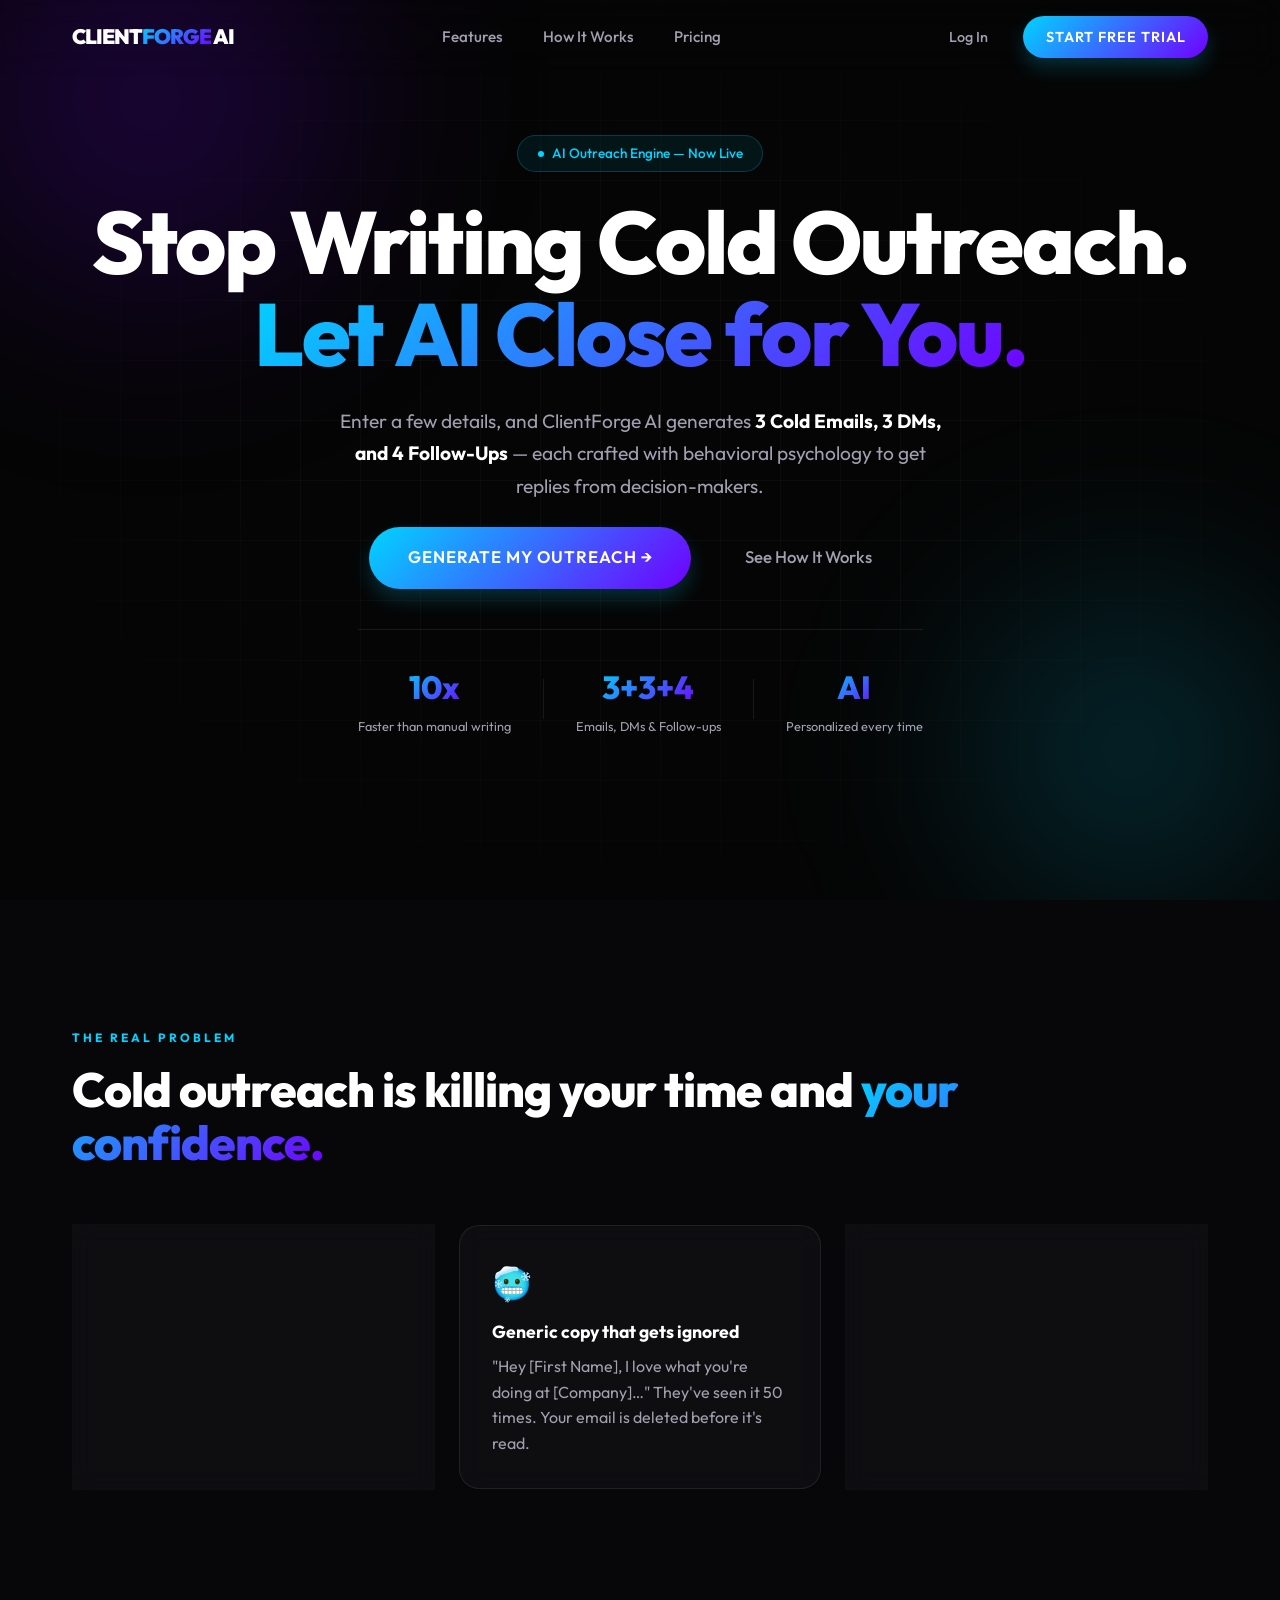
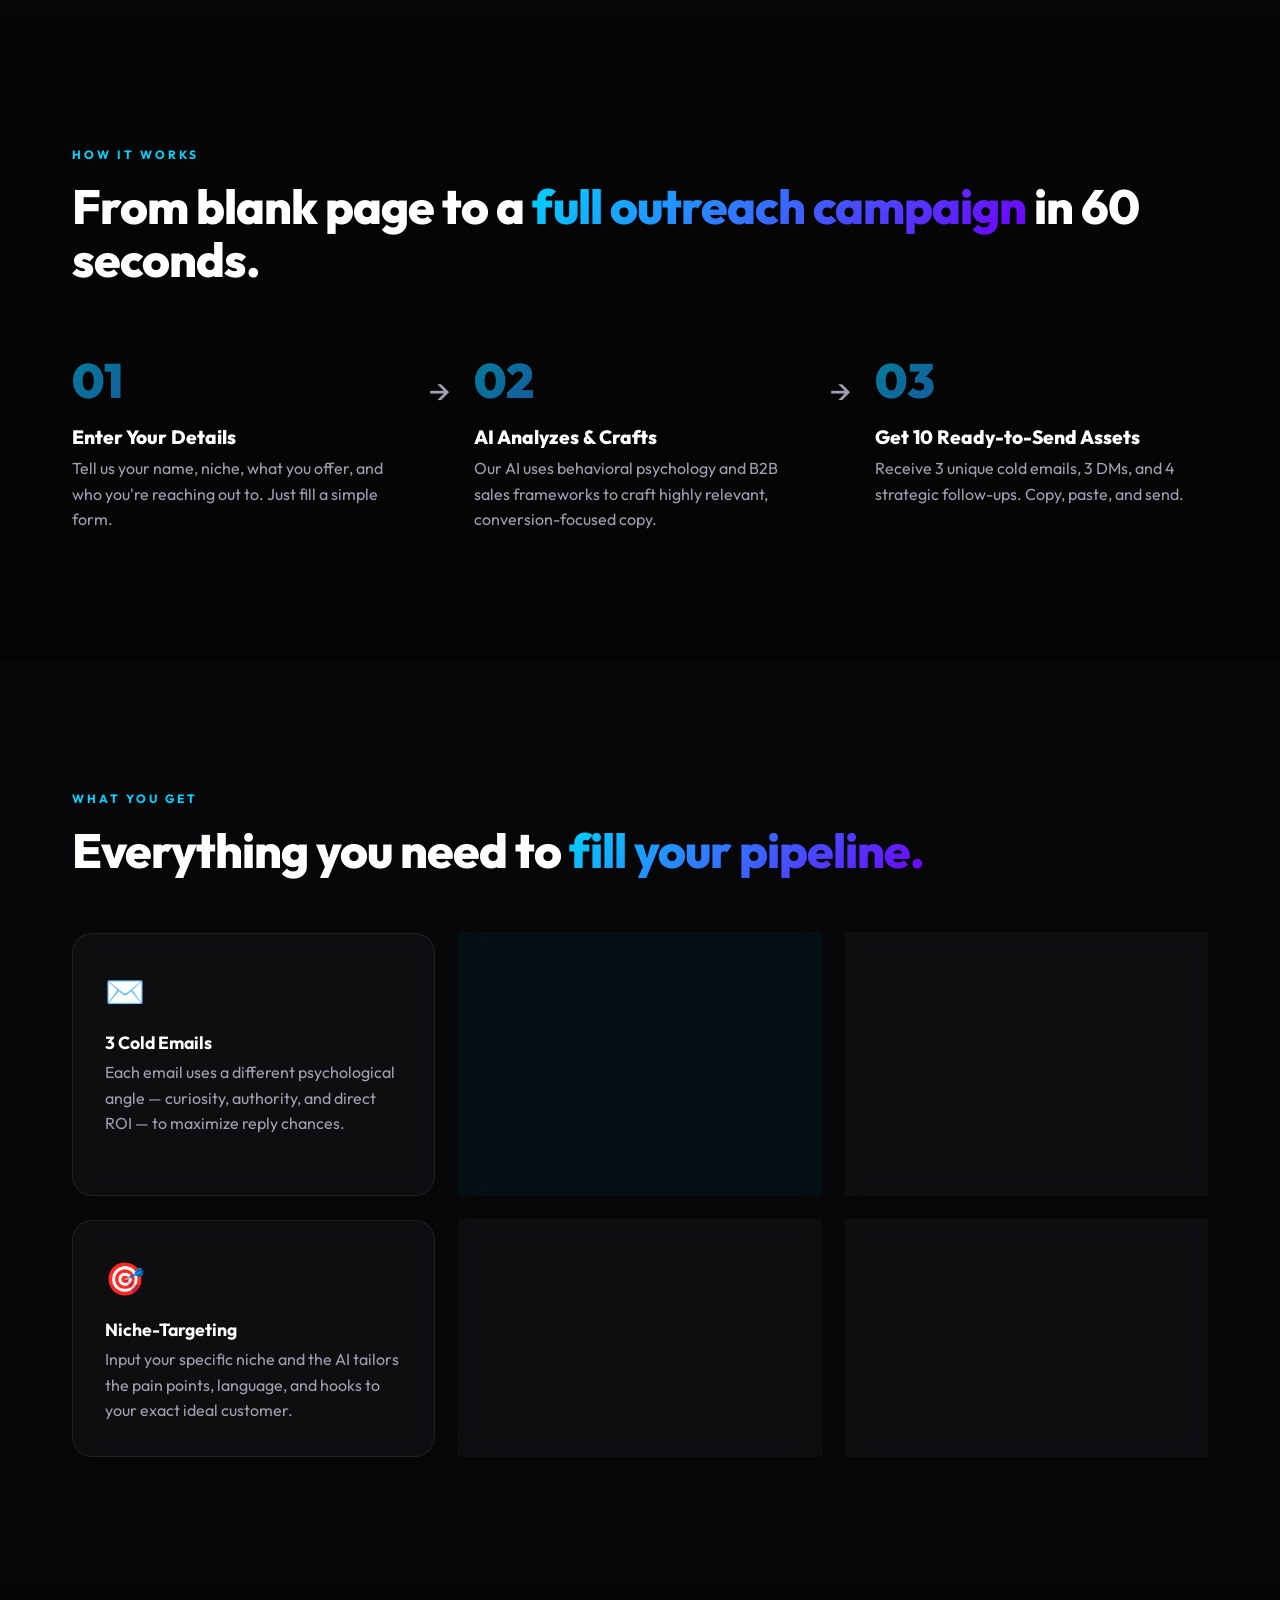
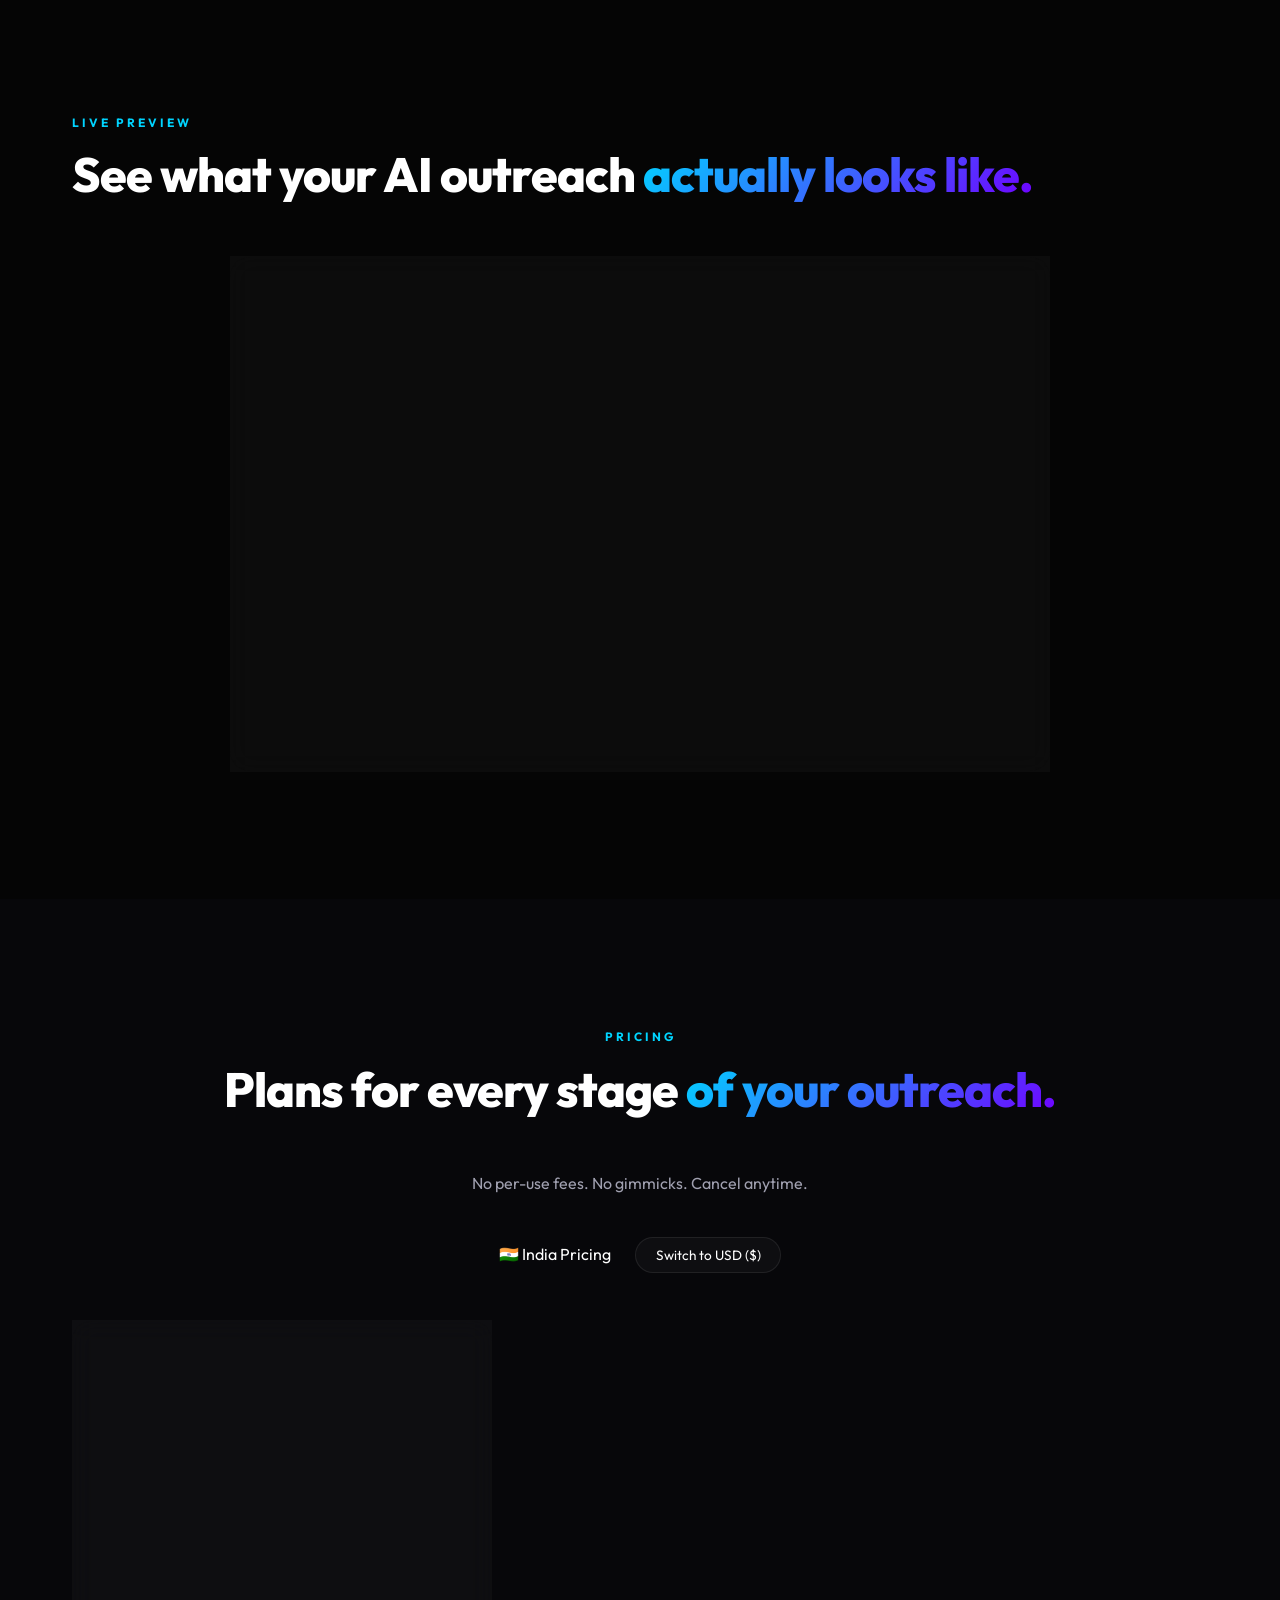
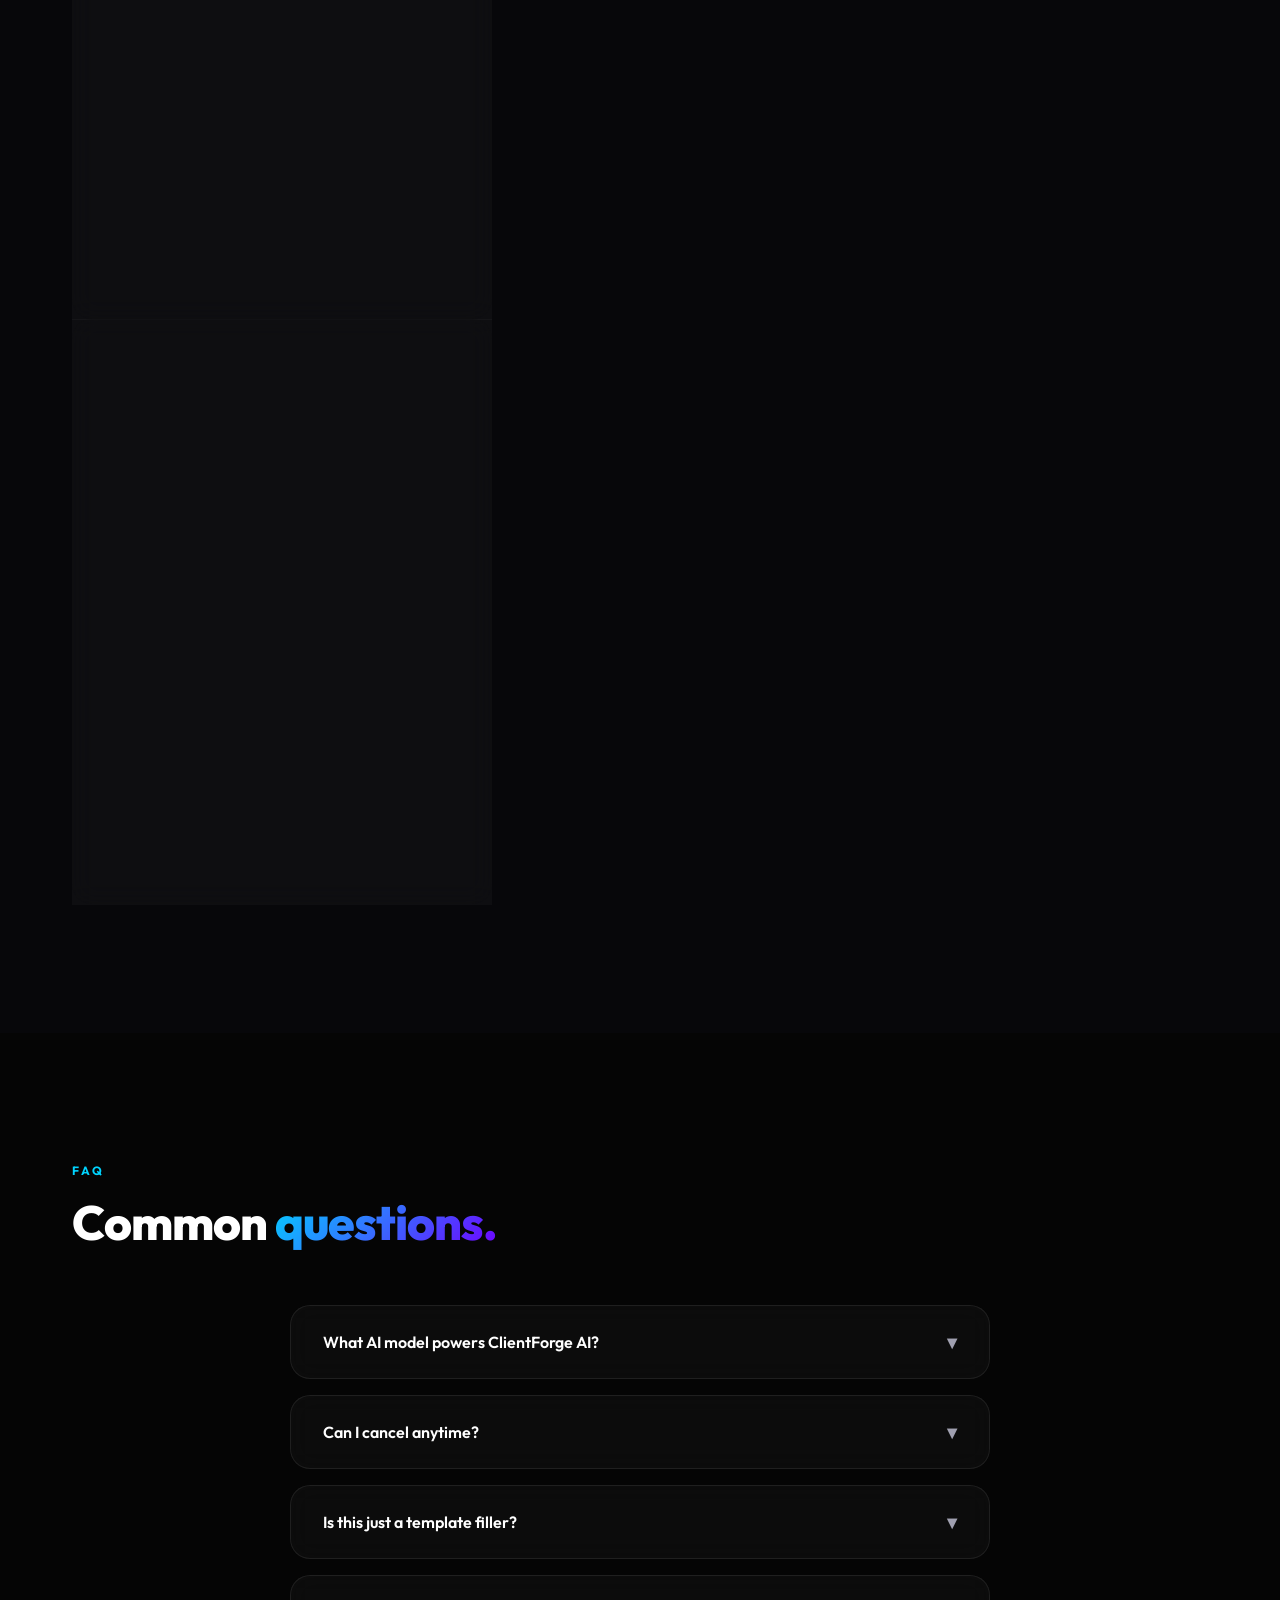
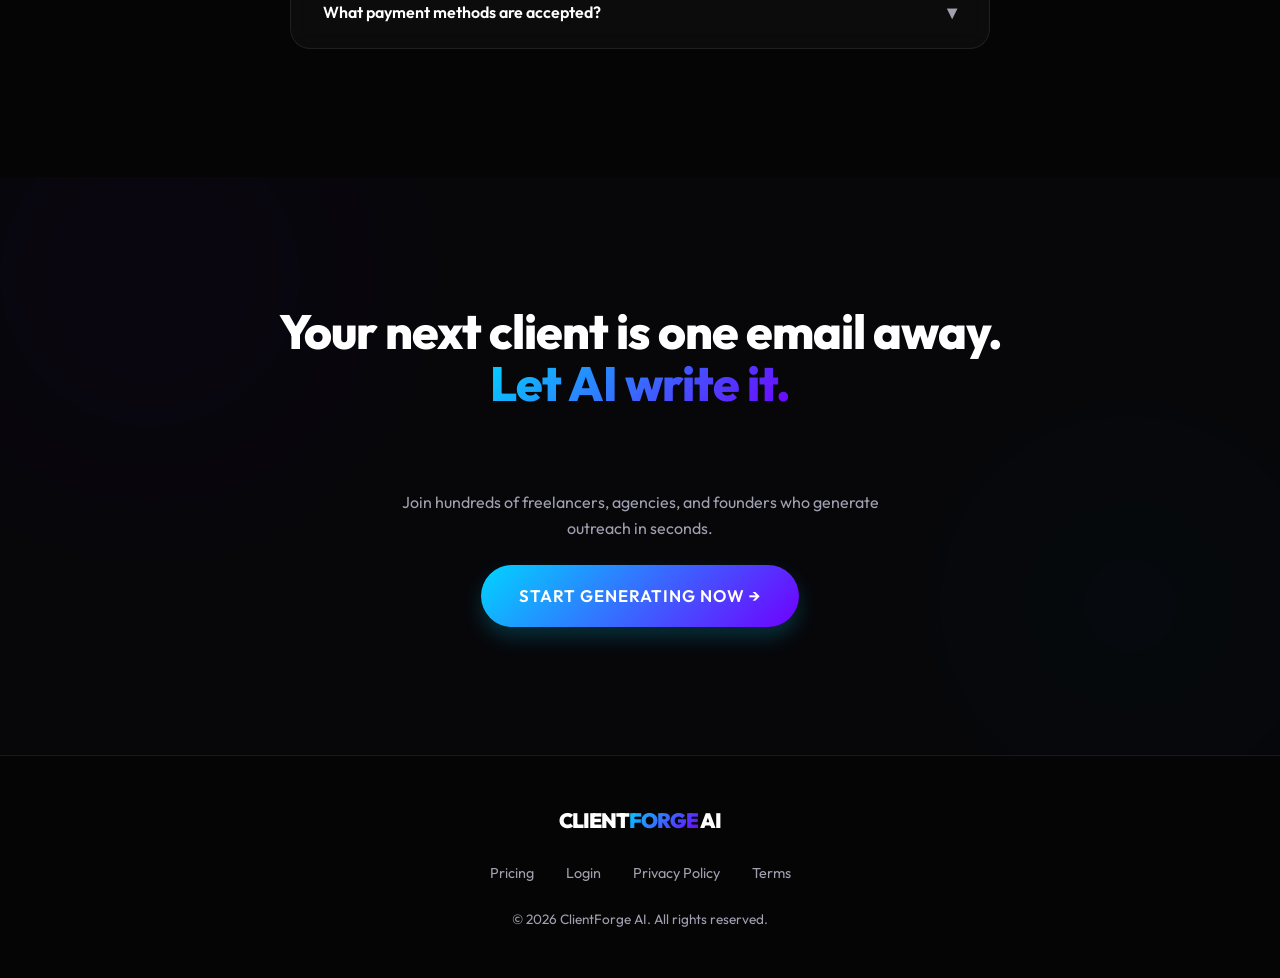
<file: index.html>
<!DOCTYPE html>
<html lang="en">
<head>
  <meta charset="UTF-8" />
  <meta name="viewport" content="width=device-width, initial-scale=1.0" />
  <title>ClientForge AI | AI-Powered B2B Cold Outreach Generator</title>
  <meta name="description" content="Generate 3 cold emails, 3 DMs, and 4 follow-ups in seconds using AI. Stop wasting hours writing outreach. Start booking meetings." />
  <link rel="preconnect" href="https://fonts.googleapis.com" />
  <link rel="preconnect" href="https://fonts.gstatic.com" crossorigin />
  <link href="https://fonts.googleapis.com/css2?family=Outfit:wght@300;400;500;600;700;800;900&display=swap" rel="stylesheet" />
  <link rel="stylesheet" href="styles.css" />
  <link rel="stylesheet" href="landing.css" />
</head>
<body>

  <!-- NAV -->
  <nav class="navbar" id="navbar">
    <div class="nav-inner container">
      <a href="index.html" class="logo">CLIENT<span class="grade-text">FORGE</span> AI</a>
      <div class="nav-links">
        <a href="#features">Features</a>
        <a href="#how-it-works">How It Works</a>
        <a href="#pricing">Pricing</a>
      </div>
      <div class="nav-actions">
        <a href="auth.html" class="btn-ghost">Log In</a>
        <a href="checkout.html" class="btn-primary btn-sm">Start Free Trial</a>
      </div>
      <button class="mobile-menu-btn" id="mobileMenuBtn" aria-label="Menu">☰</button>
    </div>
  </nav>

  <!-- HERO -->
  <section class="hero" id="hero">
    <div class="hero-bg">
      <div class="hero-orb orb-1"></div>
      <div class="hero-orb orb-2"></div>
      <div class="grid-overlay"></div>
    </div>
    <div class="container hero-content">
      <div class="hero-badge"><span class="badge-dot"></span> AI Outreach Engine — Now Live</div>
      <h1>Stop Writing Cold Outreach.<br><span class="grade-text">Let AI Close for You.</span></h1>
      <p class="hero-sub">Enter a few details, and ClientForge AI generates <strong>3 Cold Emails, 3 DMs, and 4 Follow-Ups</strong> — each crafted with behavioral psychology to get replies from decision-makers.</p>
      <div class="hero-cta">
        <a href="checkout.html" class="btn-primary btn-lg">Generate My Outreach →</a>
        <a href="#how-it-works" class="btn-ghost btn-lg">See How It Works</a>
      </div>
      <div class="hero-stats">
        <div class="stat"><span class="stat-num">10x</span><span class="stat-label">Faster than manual writing</span></div>
        <div class="stat-divider"></div>
        <div class="stat"><span class="stat-num">3+3+4</span><span class="stat-label">Emails, DMs & Follow-ups</span></div>
        <div class="stat-divider"></div>
        <div class="stat"><span class="stat-num">AI</span><span class="stat-label">Personalized every time</span></div>
      </div>
    </div>
  </section>

  <!-- PROBLEM / PAIN SECTION -->
  <section class="pain-section" id="problem">
    <div class="container">
      <div class="section-label">THE REAL PROBLEM</div>
      <h2>Cold outreach is killing your time and <span class="grade-text">your confidence.</span></h2>
      <div class="pain-grid">
        <div class="pain-card glass-panel">
          <div class="pain-icon">⏰</div>
          <h3>Hours wasted per prospect</h3>
          <p>Writing one good cold email takes 30–60 minutes. Multiply that by every prospect, and you have a full-time job just writing outreach.</p>
        </div>
        <div class="pain-card glass-panel">
          <div class="pain-icon">🥶</div>
          <h3>Generic copy that gets ignored</h3>
          <p>"Hey [First Name], I love what you're doing at [Company]…" They've seen it 50 times. Your email is deleted before it's read.</p>
        </div>
        <div class="pain-card glass-panel">
          <div class="pain-icon">📉</div>
          <h3>Follow-ups feel awkward</h3>
          <p>You don't want to be pushy. So you don't follow up. And you leave money on the table — because most replies come after follow-up #3.</p>
        </div>
      </div>
    </div>
  </section>

  <!-- HOW IT WORKS -->
  <section class="how-section" id="how-it-works">
    <div class="container">
      <div class="section-label">HOW IT WORKS</div>
      <h2>From blank page to a <span class="grade-text">full outreach campaign</span> in 60 seconds.</h2>
      <div class="steps-grid">
        <div class="step">
          <div class="step-num grade-text">01</div>
          <h3>Enter Your Details</h3>
          <p>Tell us your name, niche, what you offer, and who you're reaching out to. Just fill a simple form.</p>
        </div>
        <div class="step-arrow">→</div>
        <div class="step">
          <div class="step-num grade-text">02</div>
          <h3>AI Analyzes & Crafts</h3>
          <p>Our AI uses behavioral psychology and B2B sales frameworks to craft highly relevant, conversion-focused copy.</p>
        </div>
        <div class="step-arrow">→</div>
        <div class="step">
          <div class="step-num grade-text">03</div>
          <h3>Get 10 Ready-to-Send Assets</h3>
          <p>Receive 3 unique cold emails, 3 DMs, and 4 strategic follow-ups. Copy, paste, and send.</p>
        </div>
      </div>
    </div>
  </section>

  <!-- FEATURES -->
  <section class="features-section" id="features">
    <div class="container">
      <div class="section-label">WHAT YOU GET</div>
      <h2>Everything you need to <span class="grade-text">fill your pipeline.</span></h2>
      <div class="features-grid">
        <div class="feature-card glass-panel">
          <div class="feature-icon">✉️</div>
          <h3>3 Cold Emails</h3>
          <p>Each email uses a different psychological angle — curiosity, authority, and direct ROI — to maximize reply chances.</p>
        </div>
        <div class="feature-card glass-panel featured">
          <div class="feature-badge">Most Used</div>
          <div class="feature-icon">💬</div>
          <h3>3 DM Scripts</h3>
          <p>Short, punchy DMs optimized for Instagram, LinkedIn, and Twitter. Each one crafted to get a "tell me more" response.</p>
        </div>
        <div class="feature-card glass-panel">
          <div class="feature-icon">🔁</div>
          <h3>4 Follow-Ups</h3>
          <p>Timed follow-up messages that stay curiosity-driven and never feel pushy. Turn ghosts into conversations.</p>
        </div>
        <div class="feature-card glass-panel">
          <div class="feature-icon">🎯</div>
          <h3>Niche-Targeting</h3>
          <p>Input your specific niche and the AI tailors the pain points, language, and hooks to your exact ideal customer.</p>
        </div>
        <div class="feature-card glass-panel">
          <div class="feature-icon">⚡</div>
          <h3>Instant Generation</h3>
          <p>No waiting. No prompting. In under 60 seconds, you have a full 10-piece outreach campaign ready to deploy.</p>
        </div>
        <div class="feature-card glass-panel">
          <div class="feature-icon">💾</div>
          <h3>Saved History</h3>
          <p>Every campaign you generate is saved to your account. Review, copy, and reuse any past outreach at any time.</p>
        </div>
      </div>
    </div>
  </section>

  <!-- PREVIEW / DEMO SECTION -->
  <section class="preview-section" id="preview">
    <div class="container">
      <div class="section-label">LIVE PREVIEW</div>
      <h2>See what your AI outreach <span class="grade-text">actually looks like.</span></h2>
      <div class="preview-card glass-panel">
        <div class="preview-tabs">
          <button class="preview-tab active" data-tab="email">Cold Email</button>
          <button class="preview-tab" data-tab="dm">DM Script</button>
          <button class="preview-tab" data-tab="followup">Follow-Up</button>
        </div>
        <div class="preview-content" id="previewContent">
          <div class="preview-pane active" id="pane-email">
            <div class="preview-meta"><span>Subject:</span> Quick question about [Company]'s lead pipeline</div>
            <div class="preview-body">
              <p>Hey [Name],</p>
              <p>Noticed [Company] is scaling its [service] and competing against [Competitor]. Most agencies at your stage hit a wall because their outreach volume doesn't match their conversion rate.</p>
              <p>I help [Niche] businesses generate qualified conversations using AI-personalized outreach — without hiring a full SDR team.</p>
              <p>Worth a 15-min chat this week?</p>
              <p>— [Your Name]</p>
            </div>
          </div>
          <div class="preview-pane" id="pane-dm">
            <div class="preview-body">
              <p>Hey [Name], saw your recent post on [Topic] — solid take.</p>
              <p>Quick one: are you currently happy with how many qualified leads you're booking from cold outreach, or is that something you're trying to improve?</p>
              <p>Building something that might be relevant.</p>
            </div>
          </div>
          <div class="preview-pane" id="pane-followup">
            <div class="preview-meta"><span>Follow-Up #2 (Day 7):</span></div>
            <div class="preview-body">
              <p>Hey [Name],</p>
              <p>Just making sure this didn't get buried. No pressure at all — but I've been working with two [Niche] businesses this month and they went from 2% to ~18% reply rates in the first week.</p>
              <p>Happy to show you exactly what we did. 15 minutes?</p>
            </div>
          </div>
        </div>
        <div class="preview-blur-cta">
          <div class="blur-overlay"></div>
          <div class="blur-cta-text">
            <p>🔒 Full output unlocked with subscription</p>
            <a href="checkout.html" class="btn-primary">Unlock Full Access</a>
          </div>
        </div>
      </div>
    </div>
  </section>

  <!-- PRICING -->
  <section class="pricing-section" id="pricing">
    <div class="container">
      <div class="section-label">PRICING</div>
      <h2>Plans for every stage <span class="grade-text">of your outreach.</span></h2>
      <p class="pricing-sub">No per-use fees. No gimmicks. Cancel anytime.</p>

      <div class="pricing-toggle-wrap">
        <span id="currencyLabel">🇮🇳 India Pricing</span>
        <button class="currency-toggle" id="currencyToggle">Switch to USD ($)</button>
      </div>

      <div class="pricing-cards-landing">

        <!-- STARTER -->
        <div class="pricing-card glass-panel">
          <div class="plan-name">Starter</div>
          <div class="plan-limit-pill">100 campaigns / month</div>
          <div class="plan-price" id="starterPriceLanding">₹499<span>/mo</span></div>
          <ul class="plan-features">
            <li>✅ 3 Cold Emails per campaign</li>
            <li>✅ 3 DM Scripts per campaign</li>
            <li>✅ 4 Follow-Ups per campaign</li>
            <li>✅ Up to 100 campaigns/month</li>
            <li>✅ Saved campaign history</li>
            <li>✅ Niche-specific AI targeting</li>
          </ul>
          <a href="checkout.html?plan=starter" class="btn-primary btn-full" id="starterLandingBtn">Get Starter — ₹499/mo</a>
        </div>

        <!-- PRO -->
        <div class="pricing-card glass-panel pricing-card-pro-landing">
          <div class="plan-popular-pill">⚡ Most Popular</div>
          <div class="plan-name" style="color: var(--accent-blue);">Pro</div>
          <div class="plan-limit-pill plan-limit-pill-pro">Unlimited campaigns</div>
          <div class="plan-price" id="proPriceLanding">₹999<span>/mo</span></div>
          <ul class="plan-features">
            <li>✅ Everything in Starter</li>
            <li>🚀 Unlimited campaigns/month</li>
            <li>🚀 Priority AI generation</li>
            <li>🚀 Early access to features</li>
            <li>🚀 Email support</li>
          </ul>
          <a href="checkout.html?plan=pro" class="btn-primary btn-full" id="proLandingBtn">Get Pro — ₹999/mo</a>
        </div>

      </div>
    </div>
  </section>

  <!-- FAQ -->
  <section class="faq-section" id="faq">
    <div class="container">
      <div class="section-label">FAQ</div>
      <h2>Common <span class="grade-text">questions.</span></h2>
      <div class="faq-list">
        <div class="faq-item glass-panel">
          <button class="faq-q">What AI model powers ClientForge AI? <span class="faq-chevron">▾</span></button>
          <div class="faq-a">We use state-of-the-art large language models via the Hugging Face API, specifically fine-tuned for B2B sales copy and behavioral psychology-driven outreach.</div>
        </div>
        <div class="faq-item glass-panel">
          <button class="faq-q">Can I cancel anytime? <span class="faq-chevron">▾</span></button>
          <div class="faq-a">Yes, you can cancel your subscription at any time directly from your account settings. No questions asked, no hidden fees.</div>
        </div>
        <div class="faq-item glass-panel">
          <button class="faq-q">Is this just a template filler? <span class="faq-chevron">▾</span></button>
          <div class="faq-a">No. The AI generates completely unique outreach for every campaign based on your specific inputs. No two outputs are the same.</div>
        </div>
        <div class="faq-item glass-panel">
          <button class="faq-q">What payment methods are accepted? <span class="faq-chevron">▾</span></button>
          <div class="faq-a">We use Razorpay, which accepts all major credit/debit cards, UPI, net banking, and wallets for Indian users. International cards accepted for USD plans.</div>
        </div>
      </div>
    </div>
  </section>

  <!-- FINAL CTA -->
  <section class="final-cta-section">
    <div class="hero-bg">
      <div class="hero-orb orb-1" style="opacity:0.15"></div>
      <div class="hero-orb orb-2" style="opacity:0.1"></div>
    </div>
    <div class="container final-cta-content">
      <h2>Your next client is one email away.<br><span class="grade-text">Let AI write it.</span></h2>
      <p>Join hundreds of freelancers, agencies, and founders who generate outreach in seconds.</p>
      <a href="checkout.html" class="btn-primary btn-lg">Start Generating Now →</a>
    </div>
  </section>

  <!-- FOOTER -->
  <footer class="footer">
    <div class="container footer-inner">
      <div class="logo">CLIENT<span class="grade-text">FORGE</span> AI</div>
      <nav class="footer-links">
        <a href="checkout.html">Pricing</a>
        <a href="auth.html">Login</a>
        <a href="#">Privacy Policy</a>
        <a href="#">Terms</a>
      </nav>
      <p class="footer-copy">© 2026 ClientForge AI. All rights reserved.</p>
    </div>
  </footer>

  <script src="landing.js"></script>
</body>
</html>
</file>
<file: styles.css>
@import url("https://fonts.googleapis.com/css2?family=Outfit:wght@300;400;600;800&display=swap");

:root {
  /* Color Palette - Premium Dark */
  --bg-main: #050505;
  --bg-secondary: #0a0a0c;
  --accent-blue: #00d4ff;
  --accent-purple: #7000ff;
  --accent-gradient: linear-gradient(
    135deg,
    var(--accent-blue),
    var(--accent-purple)
  );
  --text-primary: #ffffff;
  --text-muted: #a0a0b0;
  --glass-bg: rgba(255, 255, 255, 0.03);
  --glass-border: rgba(255, 255, 255, 0.08);
  --transition-smooth: all 0.4s cubic-bezier(0.16, 1, 0.3, 1);

  /* Mouse follow effect variables */
  --mouse-x: 50%;
  --mouse-y: 50%;
  
  /* Layout */
  --container-width: 1200px;
}

* {
  margin: 0;
  padding: 0;
  box-sizing: border-box;
}

body {
  background-color: var(--bg-main);
  color: var(--text-primary);
  font-family:
    "Outfit",
    -apple-system,
    BlinkMacSystemFont,
    "Segoe UI",
    Roboto,
    sans-serif;
  line-height: 1.6;
  overflow-x: hidden;
  -webkit-font-smoothing: antialiased;
}

h1,
h2,
h3 {
  font-weight: 800;
  line-height: 1.1;
}

p {
  color: var(--text-muted);
}

a {
  text-decoration: none;
  color: inherit;
  transition: var(--transition-smooth);
}

ul {
  list-style: none;
}

button {
  font-family: inherit;
  cursor: pointer;
  border: none;
  outline: none;
}

/* Base Glassmorphism Utility */
.glass-panel {
  background: var(--glass-bg);
  border: 1px solid var(--glass-border);
  backdrop-filter: blur(12px);
  -webkit-backdrop-filter: blur(12px);
  border-radius: 20px;
}

/* Premium Gradient Text Utility */
.grade-text {
  background: var(--accent-gradient);
  -webkit-background-clip: text;
  background-clip: text;
  -webkit-text-fill-color: transparent;
}

.container {
  max-width: var(--container-width);
  margin: 0 auto;
  padding: 0 2rem;
}

section {
  padding: 8rem 0;
}

/* Button Variants */
.btn-primary {
  background: var(--accent-gradient);
  color: white;
  padding: 1rem 2rem;
  border-radius: 50px;
  font-weight: 600;
  text-transform: uppercase;
  letter-spacing: 1px;
  box-shadow: 0 10px 20px rgba(0, 212, 255, 0.2);
  display: inline-block;
}

.btn-primary:hover {
  transform: translateY(-3px);
  box-shadow: 0 15px 30px rgba(0, 212, 255, 0.3);
}

.btn-secondary {
  background: var(--glass-bg);
  border: 1px solid var(--glass-border);
  color: white;
  padding: 1rem 2rem;
  border-radius: 50px;
  font-weight: 600;
}

.btn-secondary:hover {
  background: rgba(255, 255, 255, 0.08);
}

/* Responsive Grid Adjustments */
@media (max-width: 968px) {
    section {
        padding: 5rem 0;
    }
    
    #psychology > div {
        grid-template-columns: 1fr !important;
        gap: 3rem !important;
    }

    .nav-links {
        display: none !important; /* Mobile menu would go here */
    }

    #method > div > div:last-child {
        grid-template-columns: 1fr !important;
        gap: 2rem !important;
    }
}

@media (max-width: 600px) {
    .hero-btns {
        flex-direction: column;
    }
    
    .btn-primary, .btn-secondary {
        width: 100%;
        text-align: center;
    }
    
    #cta form {
        flex-direction: column;
    }
}
</file>
<file: landing.css>
/* ===========================
   NAVBAR
=========================== */
.navbar {
  position: fixed;
  top: 0; left: 0; right: 0;
  z-index: 100;
  padding: 1rem 0;
  backdrop-filter: blur(20px);
  -webkit-backdrop-filter: blur(20px);
  border-bottom: 1px solid transparent;
  transition: border-color 0.3s ease, background 0.3s ease;
}
.navbar.scrolled {
  border-bottom-color: var(--glass-border);
  background: rgba(5,5,5,0.85);
}
.nav-inner {
  display: flex;
  align-items: center;
  justify-content: space-between;
  gap: 2rem;
}
.logo {
  font-size: 1.3rem;
  font-weight: 900;
  letter-spacing: -1px;
  text-decoration: none;
  color: var(--text-primary);
  flex-shrink: 0;
}
.nav-links {
  display: flex;
  gap: 2.5rem;
  font-weight: 500;
  font-size: 0.95rem;
}
.nav-links a {
  color: var(--text-muted);
  transition: color 0.2s;
}
.nav-links a:hover { color: var(--text-primary); }
.nav-actions { display: flex; gap: 1rem; align-items: center; }
.btn-ghost {
  background: transparent;
  color: var(--text-muted);
  padding: 0.6rem 1.2rem;
  border-radius: 50px;
  font-weight: 500;
  font-size: 0.9rem;
  transition: color 0.2s;
  text-decoration: none;
  display: inline-block;
}
.btn-ghost:hover { color: var(--text-primary); }
.btn-sm { padding: 0.6rem 1.4rem; font-size: 0.9rem;}
.btn-lg { padding: 1.1rem 2.4rem; font-size: 1.05rem; }
.btn-full { width: 100%; text-align: center; }
.mobile-menu-btn {
  display: none;
  background: none;
  border: none;
  color: white;
  font-size: 1.5rem;
  cursor: pointer;
}

/* ===========================
   HERO
=========================== */
.hero {
  min-height: 100vh;
  display: flex;
  align-items: center;
  justify-content: center;
  position: relative;
  overflow: hidden;
  padding-top: 100px;
}
.hero-bg { position: absolute; inset: 0; z-index: 0; }
.hero-orb {
  position: absolute;
  border-radius: 50%;
  filter: blur(80px);
  animation: orbFloat 8s infinite alternate ease-in-out;
}
.orb-1 {
  width: 600px; height: 600px;
  background: radial-gradient(circle, rgba(112,0,255,0.25), transparent 70%);
  top: -200px; left: -150px;
}
.orb-2 {
  width: 500px; height: 500px;
  background: radial-gradient(circle, rgba(0,212,255,0.2), transparent 70%);
  bottom: -100px; right: -100px;
  animation-delay: -4s;
}
.grid-overlay {
  position: absolute; inset: 0;
  background-image:
    linear-gradient(rgba(255,255,255,0.03) 1px, transparent 1px),
    linear-gradient(90deg, rgba(255,255,255,0.03) 1px, transparent 1px);
  background-size: 60px 60px;
  mask-image: radial-gradient(ellipse at center, black 30%, transparent 80%);
}
.hero-content {
  position: relative;
  z-index: 1;
  text-align: center;
  display: flex;
  flex-direction: column;
  align-items: center;
  gap: 1.5rem;
}
.hero-badge {
  display: inline-flex;
  align-items: center;
  gap: 0.5rem;
  background: rgba(0,212,255,0.08);
  border: 1px solid rgba(0,212,255,0.2);
  padding: 0.4rem 1.2rem;
  border-radius: 50px;
  font-size: 0.85rem;
  color: var(--accent-blue);
  font-weight: 500;
}
.badge-dot {
  width: 6px; height: 6px;
  border-radius: 50%;
  background: var(--accent-blue);
  animation: pulse 2s infinite;
}
.hero h1 {
  font-size: clamp(2.8rem, 7vw, 5.5rem);
  line-height: 1.05;
  letter-spacing: -2px;
}
.hero-sub {
  font-size: clamp(1rem, 2vw, 1.2rem);
  max-width: 620px;
  line-height: 1.7;
}
.hero-sub strong { color: var(--text-primary); }
.hero-cta { display: flex; gap: 1rem; flex-wrap: wrap; justify-content: center; }
.hero-stats {
  display: flex;
  gap: 2rem;
  align-items: center;
  margin-top: 1rem;
  padding-top: 2rem;
  border-top: 1px solid var(--glass-border);
}
.stat { display: flex; flex-direction: column; align-items: center; gap: 0.2rem; }
.stat-num { font-size: 2rem; font-weight: 800; background: var(--accent-gradient); -webkit-background-clip: text; background-clip: text; -webkit-text-fill-color: transparent; }
.stat-label { font-size: 0.8rem; color: var(--text-muted); }
.stat-divider { width: 1px; height: 40px; background: var(--glass-border); }

/* ===========================
   SECTION SHARED
=========================== */
.section-label {
  font-size: 0.75rem;
  font-weight: 700;
  letter-spacing: 3px;
  text-transform: uppercase;
  color: var(--accent-blue);
  margin-bottom: 1rem;
}
section > .container > h2,
.how-section > .container > h2,
.features-section > .container > h2 {
  font-size: clamp(2rem, 4vw, 3rem);
  letter-spacing: -1px;
  margin-bottom: 3.5rem;
}

/* ===========================
   PAIN
=========================== */
.pain-section { background: #07070a; }
.pain-grid {
  display: grid;
  grid-template-columns: repeat(auto-fit, minmax(280px, 1fr));
  gap: 1.5rem;
}
.pain-card {
  padding: 2rem;
  display: flex;
  flex-direction: column;
  gap: 0.8rem;
  transition: transform 0.3s, border-color 0.3s;
}
.pain-card:hover { transform: translateY(-4px); border-color: rgba(255,255,255,0.15); }
.pain-icon { font-size: 2rem; }
.pain-card h3 { font-size: 1.1rem; font-weight: 700; }

/* ===========================
   HOW IT WORKS
=========================== */
.how-section { background: var(--bg-main); }
.steps-grid {
  display: flex;
  align-items: flex-start;
  gap: 1.5rem;
  flex-wrap: wrap;
}
.step { flex: 1; min-width: 220px; }
.step-num { font-size: 3rem; font-weight: 900; opacity: 0.6; margin-bottom: 0.5rem; }
.step h3 { font-size: 1.2rem; margin-bottom: 0.5rem; }
.step-arrow { font-size: 2rem; color: var(--text-muted); padding-top: 1.5rem; flex-shrink: 0; }

/* ===========================
   FEATURES
=========================== */
.features-section { background: #07070a; }
.features-grid {
  display: grid;
  grid-template-columns: repeat(auto-fit, minmax(280px, 1fr));
  gap: 1.5rem;
}
.feature-card {
  padding: 2rem;
  transition: transform 0.3s, border-color 0.3s;
  position: relative;
  overflow: hidden;
}
.feature-card:hover { transform: translateY(-4px); border-color: rgba(255,255,255,0.15); }
.feature-card.featured {
  border-color: rgba(0,212,255,0.3);
  background: rgba(0,212,255,0.04);
}
.feature-badge {
  position: absolute; top: 1rem; right: 1rem;
  background: var(--accent-gradient);
  font-size: 0.7rem;
  font-weight: 700;
  padding: 0.25rem 0.75rem;
  border-radius: 50px;
  color: white;
  letter-spacing: 0.5px;
}
.feature-icon { font-size: 2rem; margin-bottom: 1rem; }
.feature-card h3 { font-size: 1.1rem; font-weight: 700; margin-bottom: 0.5rem; }

/* ===========================
   PREVIEW
=========================== */
.preview-section { background: var(--bg-main); }
.preview-card {
  max-width: 820px;
  margin: 0 auto;
  padding: 0;
  overflow: hidden;
  position: relative;
}
.preview-tabs {
  display: flex;
  border-bottom: 1px solid var(--glass-border);
  background: rgba(255,255,255,0.02);
  padding: 0 1.5rem;
  gap: 0.5rem;
}
.preview-tab {
  background: none;
  border: none;
  color: var(--text-muted);
  padding: 1rem 1.25rem;
  font-size: 0.9rem;
  font-weight: 600;
  cursor: pointer;
  border-bottom: 2px solid transparent;
  transition: all 0.2s;
  font-family: inherit;
}
.preview-tab.active { color: var(--accent-blue); border-bottom-color: var(--accent-blue); }
.preview-content { padding: 2rem; min-height: 200px; }
.preview-pane { display: none; animation: fadeIn 0.3s ease; }
.preview-pane.active { display: block; }
.preview-meta { font-size: 0.85rem; color: var(--text-muted); margin-bottom: 1.2rem; border-bottom: 1px solid var(--glass-border); padding-bottom: 0.75rem; }
.preview-meta span { color: var(--accent-blue); font-weight: 600; }
.preview-body { display: flex; flex-direction: column; gap: 0.8rem; line-height: 1.7; }
.preview-blur-cta {
  position: relative;
  height: 100px;
  display: flex;
  align-items: center;
  justify-content: center;
  text-align: center;
}
.blur-overlay {
  position: absolute; inset: 0;
  background: linear-gradient(to bottom, transparent, var(--bg-secondary) 80%);
}
.blur-cta-text {
  position: relative;
  z-index: 1;
  display: flex;
  align-items: center;
  gap: 1.5rem;
  padding: 1.5rem 2rem;
}
.blur-cta-text p { font-size: 0.9rem; color: var(--text-muted); }

/* ===========================
   PRICING
=========================== */
.pricing-section { background: #07070a; text-align: center; }
.pricing-sub { color: var(--text-muted); margin-bottom: 2.5rem; }
.pricing-toggle-wrap {
  display: flex;
  align-items: center;
  justify-content: center;
  gap: 1.5rem;
  margin-bottom: 3rem;
  flex-wrap: wrap;
}
.currency-toggle {
  background: var(--glass-bg);
  border: 1px solid var(--glass-border);
  color: var(--text-primary);
  padding: 0.5rem 1.2rem;
  border-radius: 50px;
  font-size: 0.85rem;
  cursor: pointer;
  font-family: inherit;
  transition: border-color 0.2s;
}
.currency-toggle:hover { border-color: var(--accent-blue); }
.pricing-cards { display: flex; justify-content: center; }
.pricing-card {
  max-width: 420px;
  width: 100%;
  padding: 3rem 2.5rem;
  border-color: rgba(0,212,255,0.25);
  text-align: left;
}
.plan-name { font-size: 0.85rem; font-weight: 600; letter-spacing: 2px; text-transform: uppercase; color: var(--accent-blue); margin-bottom: 1rem; }
.plan-price { font-size: 3.5rem; font-weight: 900; letter-spacing: -2px; margin-bottom: 2rem; }
.plan-price span { font-size: 1.2rem; font-weight: 400; color: var(--text-muted); }
.plan-features { display: flex; flex-direction: column; gap: 0.9rem; margin-bottom: 2.5rem; }
.plan-features li { font-size: 0.95rem; color: var(--text-muted); }

/* ===========================
   FAQ
=========================== */
.faq-section { background: var(--bg-main); }
.faq-list { max-width: 700px; margin: 0 auto; display: flex; flex-direction: column; gap: 1rem; }
.faq-item { padding: 0; overflow: hidden; }
.faq-q {
  width: 100%;
  background: none;
  border: none;
  color: var(--text-primary);
  font-size: 1rem;
  font-weight: 600;
  text-align: left;
  padding: 1.5rem 2rem;
  cursor: pointer;
  display: flex;
  justify-content: space-between;
  align-items: center;
  font-family: inherit;
}
.faq-chevron { transition: transform 0.3s; font-size: 1.2rem; color: var(--text-muted); }
.faq-item.open .faq-chevron { transform: rotate(180deg); }
.faq-a {
  max-height: 0;
  overflow: hidden;
  transition: max-height 0.4s ease, padding 0.3s;
  color: var(--text-muted);
  font-size: 0.95rem;
  line-height: 1.7;
  padding: 0 2rem;
}
.faq-item.open .faq-a { max-height: 200px; padding: 0 2rem 1.5rem; }

/* ===========================
   FINAL CTA
=========================== */
.final-cta-section {
  position: relative;
  overflow: hidden;
  padding: 8rem 0;
  text-align: center;
  background: #07070a;
}
.final-cta-content {
  position: relative;
  z-index: 1;
  display: flex;
  flex-direction: column;
  align-items: center;
  gap: 1.5rem;
}
.final-cta-content h2 { font-size: clamp(2rem, 5vw, 3.5rem); }
.final-cta-content p { color: var(--text-muted); max-width: 500px; }

/* ===========================
   FOOTER
=========================== */
.footer {
  background: var(--bg-main);
  border-top: 1px solid var(--glass-border);
  padding: 3rem 0;
}
.footer-inner {
  display: flex;
  flex-direction: column;
  align-items: center;
  gap: 1.5rem;
  text-align: center;
}
.footer-links { display: flex; gap: 2rem; }
.footer-links a { color: var(--text-muted); font-size: 0.9rem; transition: color 0.2s; }
.footer-links a:hover { color: white; }
.footer-copy { color: var(--text-muted); font-size: 0.85rem; }

/* ===========================
   ANIMATIONS
=========================== */
@keyframes orbFloat {
  from { transform: translate(0, 0) scale(1); }
  to { transform: translate(30px, 20px) scale(1.05); }
}
@keyframes pulse {
  0%, 100% { opacity: 1; transform: scale(1); }
  50% { opacity: 0.5; transform: scale(0.8); }
}
@keyframes fadeIn {
  from { opacity: 0; transform: translateY(10px); }
  to { opacity: 1; transform: translateY(0); }
}

/* ===========================
   REVEAL ON SCROLL
=========================== */
.reveal {
  opacity: 0;
  transform: translateY(30px);
  transition: opacity 0.7s ease, transform 0.7s ease;
}
.reveal.visible {
  opacity: 1;
  transform: translateY(0);
}

/* ===========================
   RESPONSIVE
=========================== */
@media (max-width: 900px) {
  .nav-links { 
    display: none; 
    position: fixed;
    top: 70px; left: 0; right: 0;
    background: rgba(5,5,5,0.98);
    backdrop-filter: blur(20px);
    flex-direction: column;
    padding: 2rem;
    gap: 1.5rem;
    border-bottom: 1px solid var(--glass-border);
    z-index: 99;
  }
  .nav-actions { 
    display: none;
    position: fixed;
    top: 250px; left: 0; right: 0;
    background: rgba(5,5,5,0.98);
    padding: 0 2rem 2rem 2rem;
    flex-direction: column;
    align-items: stretch;
    z-index: 99;
  }
  .mobile-menu-btn { display: block; }
  
  .nav-active .nav-links,
  .nav-active .nav-actions {
    display: flex;
  }
  
  .nav-active {
    background: rgba(5,5,5,0.98) !important;
  }

  .steps-grid { flex-direction: column; }
  .step-arrow { display: none; }
  .hero-stats { flex-direction: column; gap: 1rem; }
  .stat-divider { width: 40px; height: 1px; }
  .blur-cta-text { flex-direction: column; }
}
@media (max-width: 600px) {
  .hero-cta { flex-direction: column; align-items: stretch; }
  .btn-lg { text-align: center; }
  .pricing-card { padding: 2rem 1.5rem; }
  .pricing-toggle-wrap { flex-direction: column; }
}
</file>
